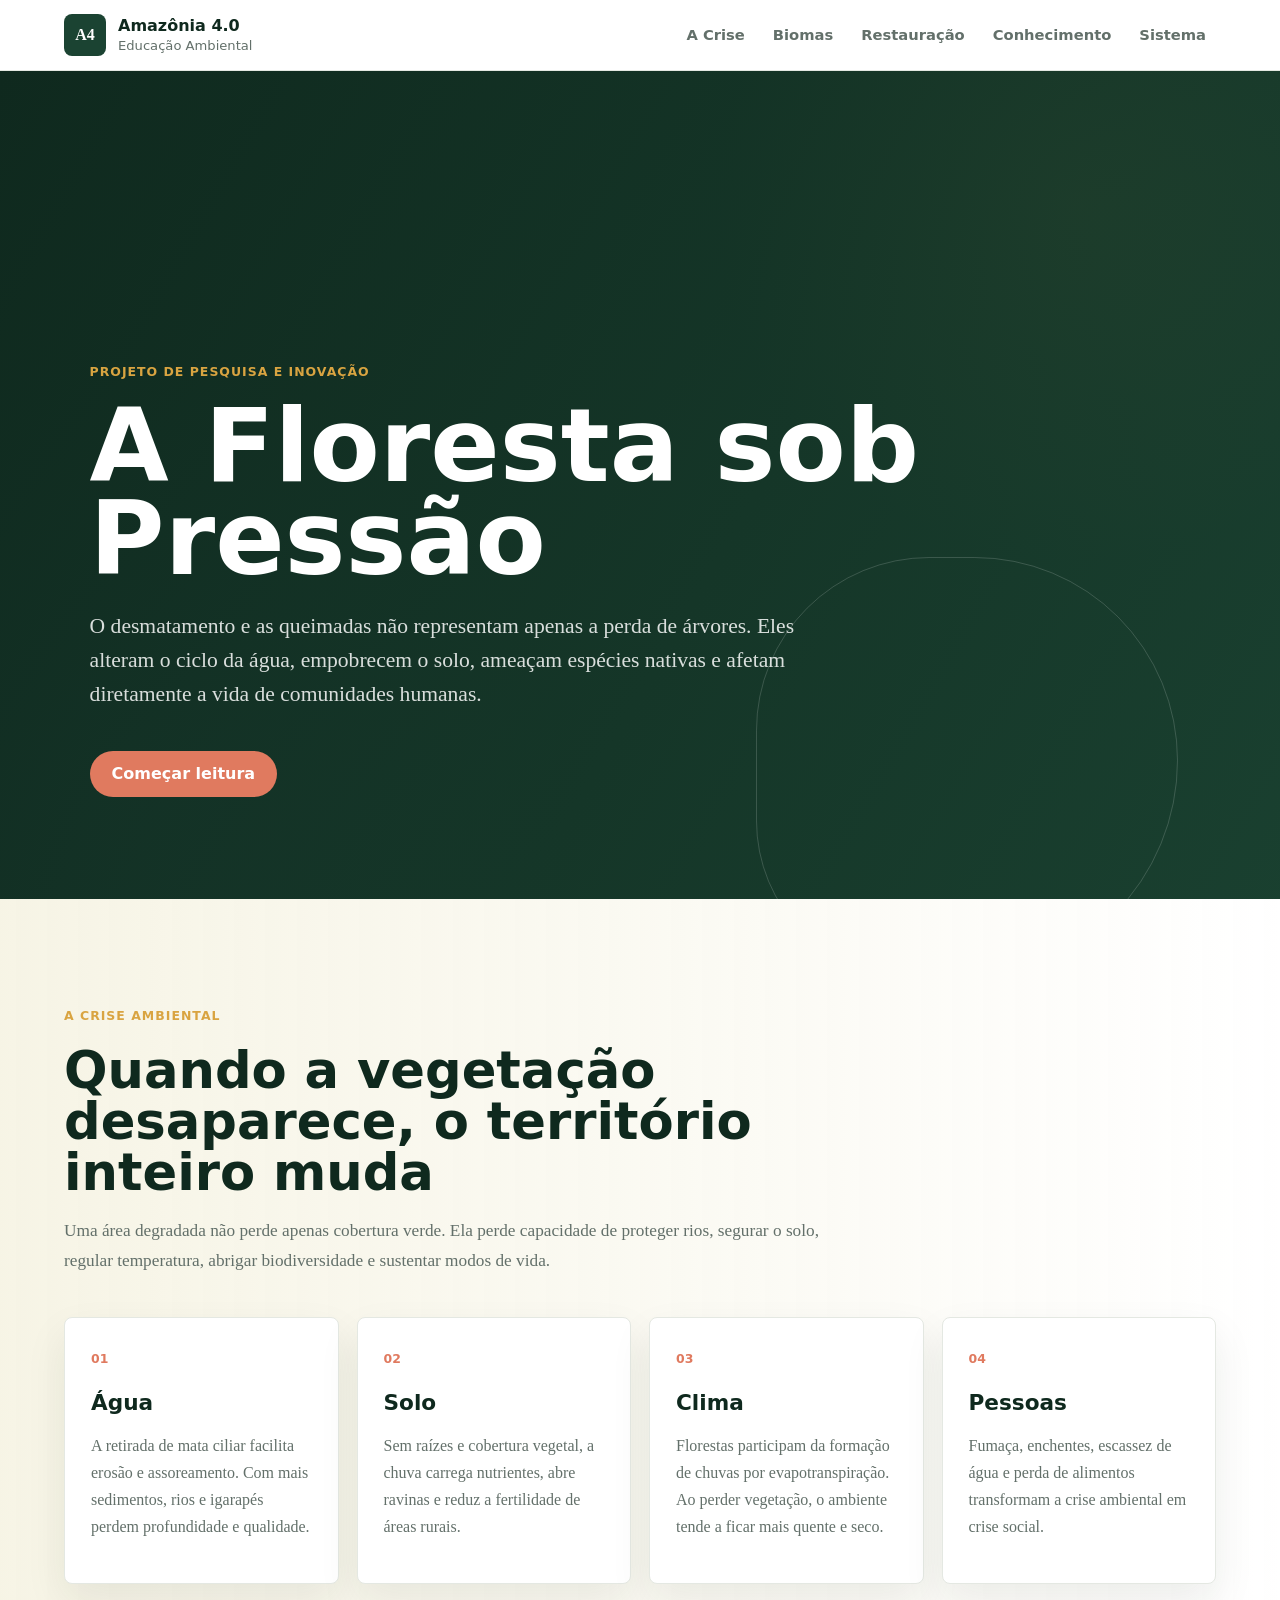
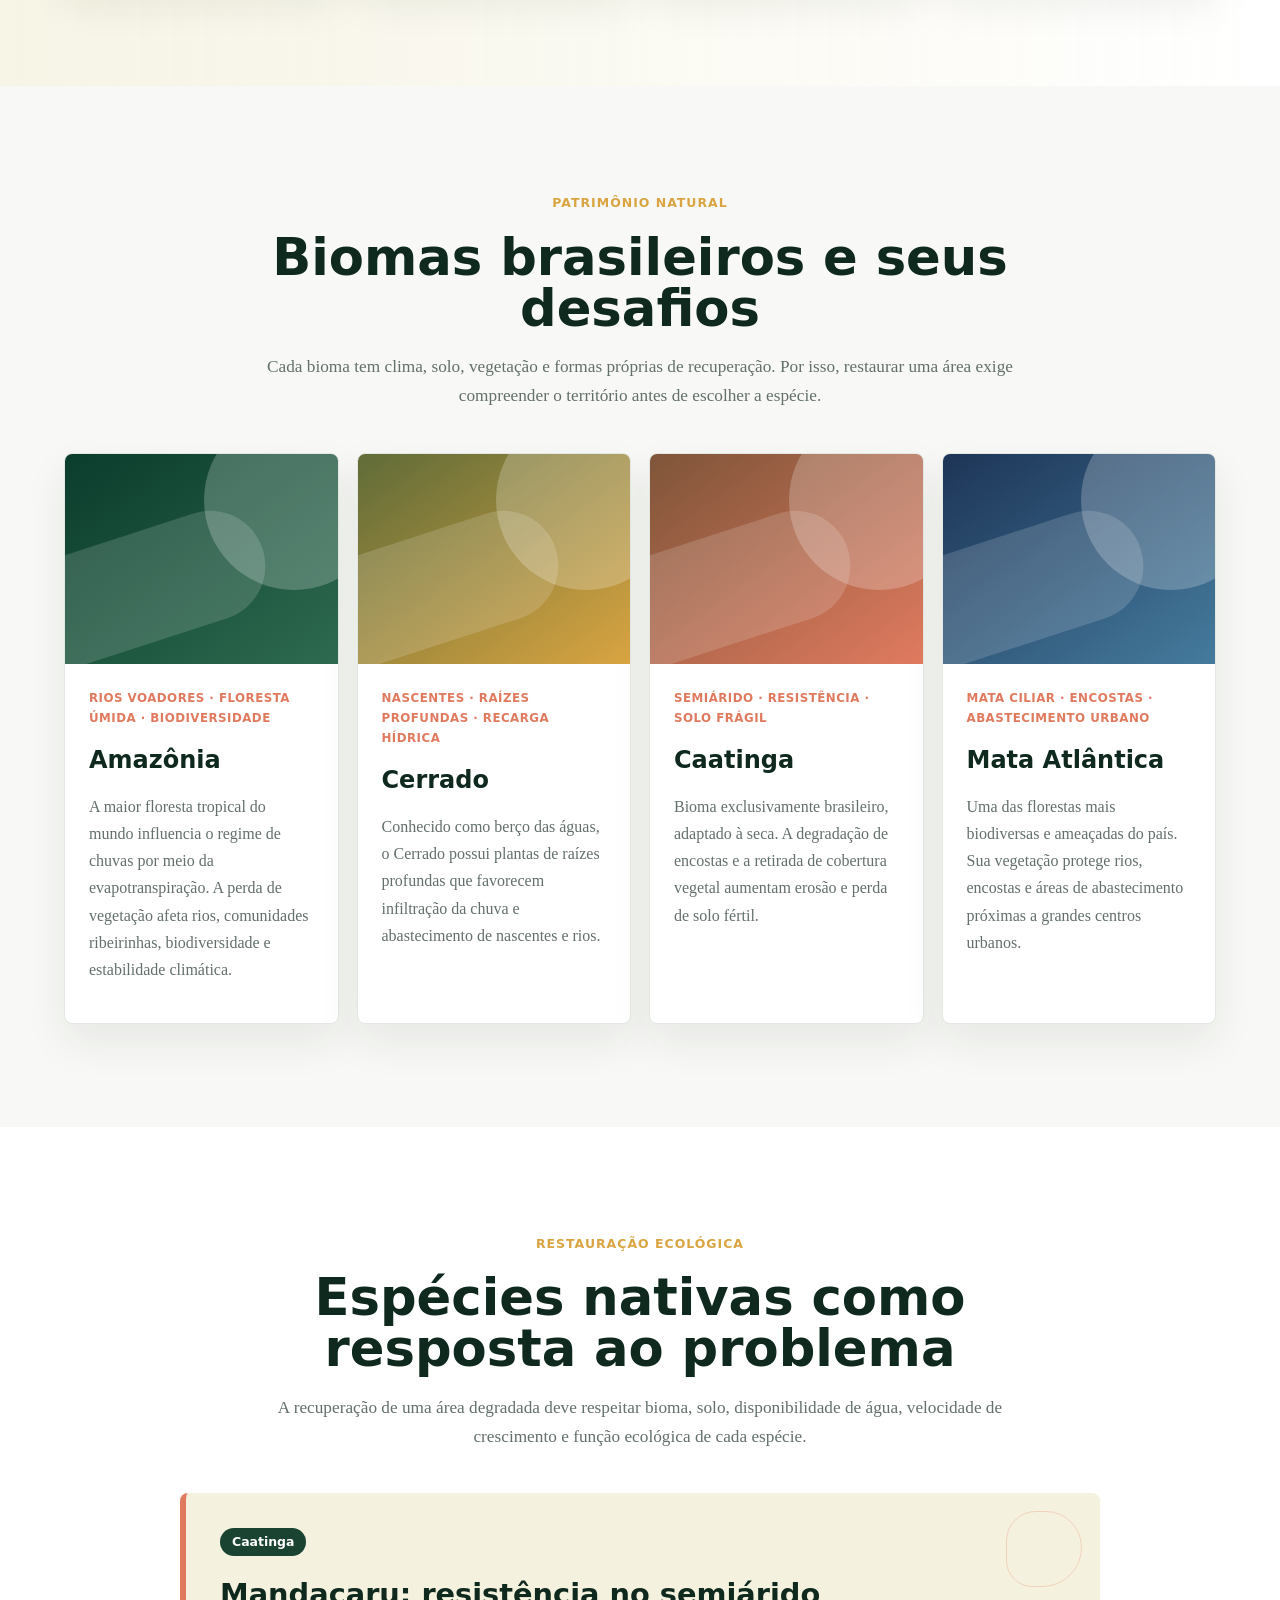
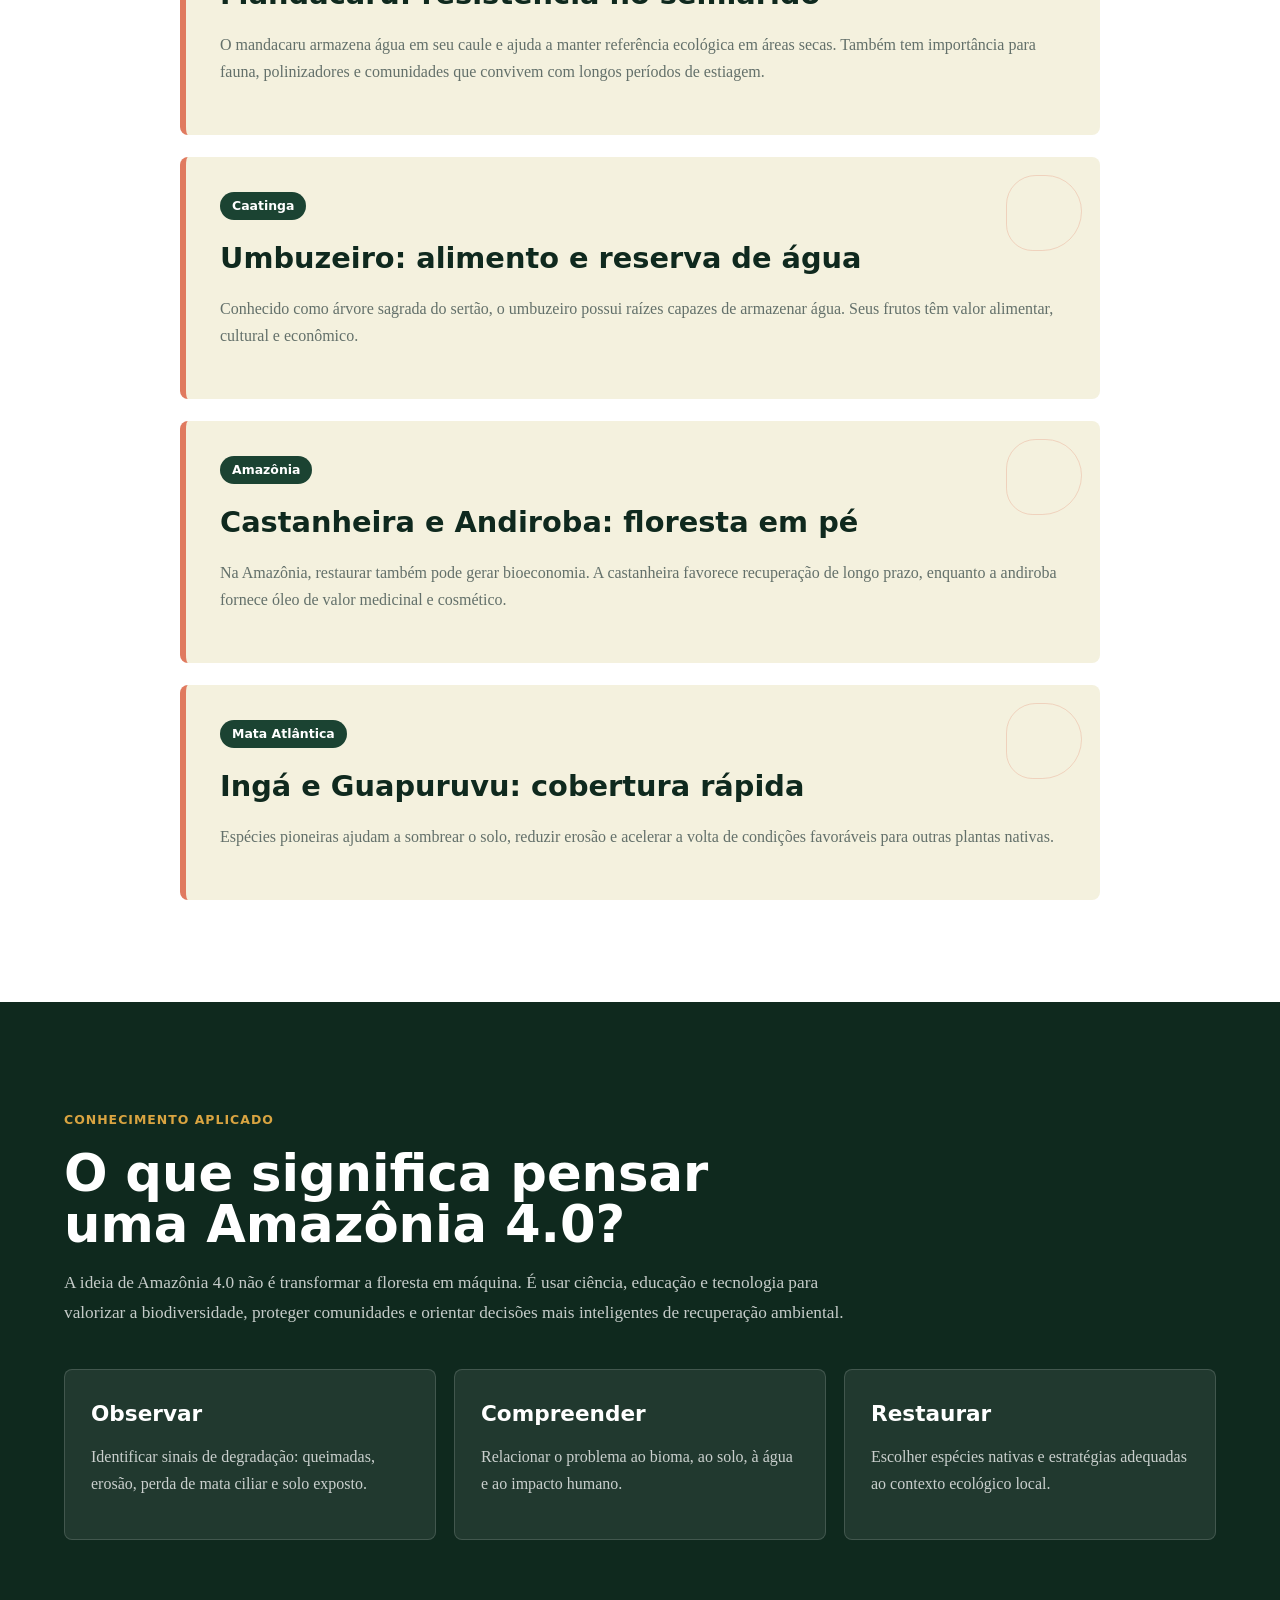
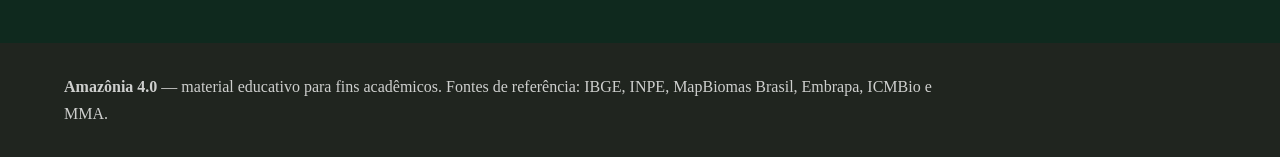
<file: site/index.html>
<!doctype html>
<html lang="pt-BR">
  <head>
    <meta charset="utf-8" />
    <meta name="viewport" content="width=device-width, initial-scale=1" />
    <title>Amazônia 4.0 | Educação Ambiental e Recuperação</title>
    <meta
      name="description"
      content="Conteúdo educativo sobre biomas brasileiros, degradação ambiental, impactos humanos e espécies nativas para restauração ecológica."
    />
    <link rel="stylesheet" href="./styles.css" />
  </head>
  <body>
    <header class="topbar">
      <a class="brand" href="#inicio" aria-label="Amazônia 4.0">
        <span class="brand-mark">A4</span>
        <span>
          <strong>Amazônia 4.0</strong>
          <small>Educação Ambiental</small>
        </span>
      </a>

      <nav aria-label="Navegação principal">
        <a href="#crise">A Crise</a>
        <a href="#biomas">Biomas</a>
        <a href="#restauracao">Restauração</a>
        <a href="#conhecimento">Conhecimento</a>
        <a href="../sistema/index.html">Sistema</a>
      </nav>
    </header>

    <main>
      <section class="hero" id="inicio">
        <div class="hero-content">
          <span class="eyebrow">Projeto de pesquisa e inovação</span>
          <h1>A Floresta sob Pressão</h1>
          <p>
            O desmatamento e as queimadas não representam apenas a perda de árvores.
            Eles alteram o ciclo da água, empobrecem o solo, ameaçam espécies nativas
            e afetam diretamente a vida de comunidades humanas.
          </p>
          <a class="button primary" href="#crise">Começar leitura</a>
        </div>
      </section>

      <section class="section intro-section" id="crise">
        <div class="section-heading align-left">
          <span class="eyebrow">A crise ambiental</span>
          <h2>Quando a vegetação desaparece, o território inteiro muda</h2>
          <p>
            Uma área degradada não perde apenas cobertura verde. Ela perde capacidade de
            proteger rios, segurar o solo, regular temperatura, abrigar biodiversidade e
            sustentar modos de vida.
          </p>
        </div>

        <div class="impact-grid">
          <article>
            <span>01</span>
            <h3>Água</h3>
            <p>
              A retirada de mata ciliar facilita erosão e assoreamento. Com mais sedimentos,
              rios e igarapés perdem profundidade e qualidade.
            </p>
          </article>
          <article>
            <span>02</span>
            <h3>Solo</h3>
            <p>
              Sem raízes e cobertura vegetal, a chuva carrega nutrientes, abre ravinas e
              reduz a fertilidade de áreas rurais.
            </p>
          </article>
          <article>
            <span>03</span>
            <h3>Clima</h3>
            <p>
              Florestas participam da formação de chuvas por evapotranspiração. Ao perder
              vegetação, o ambiente tende a ficar mais quente e seco.
            </p>
          </article>
          <article>
            <span>04</span>
            <h3>Pessoas</h3>
            <p>
              Fumaça, enchentes, escassez de água e perda de alimentos transformam a crise
              ambiental em crise social.
            </p>
          </article>
        </div>
      </section>

      <section class="section bg-soft" id="biomas">
        <div class="section-heading">
          <span class="eyebrow">Patrimônio natural</span>
          <h2>Biomas brasileiros e seus desafios</h2>
          <p>
            Cada bioma tem clima, solo, vegetação e formas próprias de recuperação. Por isso,
            restaurar uma área exige compreender o território antes de escolher a espécie.
          </p>
        </div>

        <div class="content-grid">
          <article class="content-card">
            <div class="card-visual amazonia-bg"></div>
            <div class="card-text">
              <span class="card-meta">Rios voadores · floresta úmida · biodiversidade</span>
              <h3>Amazônia</h3>
              <p>
                A maior floresta tropical do mundo influencia o regime de chuvas por meio da
                evapotranspiração. A perda de vegetação afeta rios, comunidades ribeirinhas,
                biodiversidade e estabilidade climática.
              </p>
            </div>
          </article>

          <article class="content-card">
            <div class="card-visual cerrado-bg"></div>
            <div class="card-text">
              <span class="card-meta">Nascentes · raízes profundas · recarga hídrica</span>
              <h3>Cerrado</h3>
              <p>
                Conhecido como berço das águas, o Cerrado possui plantas de raízes profundas
                que favorecem infiltração da chuva e abastecimento de nascentes e rios.
              </p>
            </div>
          </article>

          <article class="content-card">
            <div class="card-visual caatinga-bg"></div>
            <div class="card-text">
              <span class="card-meta">Semiárido · resistência · solo frágil</span>
              <h3>Caatinga</h3>
              <p>
                Bioma exclusivamente brasileiro, adaptado à seca. A degradação de encostas
                e a retirada de cobertura vegetal aumentam erosão e perda de solo fértil.
              </p>
            </div>
          </article>

          <article class="content-card">
            <div class="card-visual mata-bg"></div>
            <div class="card-text">
              <span class="card-meta">Mata ciliar · encostas · abastecimento urbano</span>
              <h3>Mata Atlântica</h3>
              <p>
                Uma das florestas mais biodiversas e ameaçadas do país. Sua vegetação protege
                rios, encostas e áreas de abastecimento próximas a grandes centros urbanos.
              </p>
            </div>
          </article>
        </div>
      </section>

      <section class="section" id="restauracao">
        <div class="section-heading">
          <span class="eyebrow">Restauração ecológica</span>
          <h2>Espécies nativas como resposta ao problema</h2>
          <p>
            A recuperação de uma área degradada deve respeitar bioma, solo, disponibilidade
            de água, velocidade de crescimento e função ecológica de cada espécie.
          </p>
        </div>

        <div class="feature-layout">
          <article class="feature-box">
            <span class="tag">Caatinga</span>
            <h3>Mandacaru: resistência no semiárido</h3>
            <p>
              O mandacaru armazena água em seu caule e ajuda a manter referência ecológica
              em áreas secas. Também tem importância para fauna, polinizadores e comunidades
              que convivem com longos períodos de estiagem.
            </p>
          </article>

          <article class="feature-box">
            <span class="tag">Caatinga</span>
            <h3>Umbuzeiro: alimento e reserva de água</h3>
            <p>
              Conhecido como árvore sagrada do sertão, o umbuzeiro possui raízes capazes de
              armazenar água. Seus frutos têm valor alimentar, cultural e econômico.
            </p>
          </article>

          <article class="feature-box">
            <span class="tag">Amazônia</span>
            <h3>Castanheira e Andiroba: floresta em pé</h3>
            <p>
              Na Amazônia, restaurar também pode gerar bioeconomia. A castanheira favorece
              recuperação de longo prazo, enquanto a andiroba fornece óleo de valor medicinal
              e cosmético.
            </p>
          </article>

          <article class="feature-box">
            <span class="tag">Mata Atlântica</span>
            <h3>Ingá e Guapuruvu: cobertura rápida</h3>
            <p>
              Espécies pioneiras ajudam a sombrear o solo, reduzir erosão e acelerar a volta
              de condições favoráveis para outras plantas nativas.
            </p>
          </article>
        </div>
      </section>

      <section class="section knowledge-section" id="conhecimento">
        <div class="section-heading align-left">
          <span class="eyebrow">Conhecimento aplicado</span>
          <h2>O que significa pensar uma Amazônia 4.0?</h2>
          <p>
            A ideia de Amazônia 4.0 não é transformar a floresta em máquina. É usar ciência,
            educação e tecnologia para valorizar a biodiversidade, proteger comunidades e
            orientar decisões mais inteligentes de recuperação ambiental.
          </p>
        </div>

        <div class="reading-list">
          <article>
            <h3>Observar</h3>
            <p>Identificar sinais de degradação: queimadas, erosão, perda de mata ciliar e solo exposto.</p>
          </article>
          <article>
            <h3>Compreender</h3>
            <p>Relacionar o problema ao bioma, ao solo, à água e ao impacto humano.</p>
          </article>
          <article>
            <h3>Restaurar</h3>
            <p>Escolher espécies nativas e estratégias adequadas ao contexto ecológico local.</p>
          </article>
        </div>
      </section>
    </main>

    <footer>
      <p>
        <strong>Amazônia 4.0</strong> — material educativo para fins acadêmicos.
        Fontes de referência: IBGE, INPE, MapBiomas Brasil, Embrapa, ICMBio e MMA.
      </p>
    </footer>
  </body>
</html>
</file>
<file: site/styles.css>
:root {
  --green-dark: #0f291e;
  --green-main: #1b4332;
  --green-light: #2d6a4f;
  --sand: #f4f1de;
  --earth: #e07a5f;
  --gold: #d9a441;
  --water: #457b9d;
  --ink: #20251f;
  --muted: #63706a;
  --line: #e4e8e2;
  --white: #ffffff;
  --soft: #f8f9f6;
  --shadow: 0 18px 42px rgba(20, 38, 29, 0.08);
}

* {
  box-sizing: border-box;
}

html {
  scroll-behavior: smooth;
}

body {
  margin: 0;
  color: var(--ink);
  background: var(--white);
  font-family: Georgia, "Times New Roman", serif;
  line-height: 1.7;
}

h1,
h2,
h3,
.brand strong,
.button,
nav a,
.eyebrow,
.tag,
.card-meta {
  font-family: Inter, ui-sans-serif, system-ui, -apple-system, BlinkMacSystemFont, "Segoe UI", sans-serif;
}

h1,
h2,
h3,
p {
  margin-top: 0;
}

a {
  color: inherit;
  text-decoration: none;
}

.topbar {
  position: sticky;
  top: 0;
  z-index: 20;
  display: flex;
  align-items: center;
  justify-content: space-between;
  gap: 24px;
  padding: 14px clamp(18px, 5vw, 72px);
  background: rgba(255, 255, 255, 0.94);
  border-bottom: 1px solid var(--line);
  backdrop-filter: blur(14px);
}

.brand {
  display: flex;
  align-items: center;
  gap: 12px;
}

.brand-mark {
  display: grid;
  place-items: center;
  width: 42px;
  height: 42px;
  color: white;
  background: var(--green-main);
  border-radius: 8px;
  font-weight: 900;
}

.brand strong,
.brand small {
  display: block;
  line-height: 1.1;
}

.brand strong {
  color: var(--green-dark);
}

.brand small {
  margin-top: 4px;
  color: var(--muted);
  font-family: Inter, ui-sans-serif, system-ui, sans-serif;
  font-size: 0.82rem;
}

nav {
  display: flex;
  flex-wrap: wrap;
  justify-content: flex-end;
  gap: 8px;
}

nav a {
  padding: 8px 10px;
  color: var(--muted);
  border-radius: 8px;
  font-size: 0.92rem;
  font-weight: 750;
}

nav a:hover {
  color: var(--green-main);
  background: var(--soft);
}

.hero {
  position: relative;
  min-height: calc(100vh - 72px);
  display: grid;
  align-items: end;
  padding: clamp(48px, 8vw, 112px) clamp(18px, 7vw, 96px);
  overflow: hidden;
  color: white;
  background:
    linear-gradient(120deg, rgba(15, 41, 30, 0.96), rgba(27, 67, 50, 0.88)),
    radial-gradient(circle at 84% 16%, rgba(217, 164, 65, 0.34), transparent 28%),
    radial-gradient(circle at 10% 88%, rgba(69, 123, 157, 0.28), transparent 32%),
    var(--green-dark);
}

.hero::after {
  content: "";
  position: absolute;
  right: 8%;
  bottom: -80px;
  width: min(420px, 58vw);
  height: min(420px, 58vw);
  border: 1px solid rgba(255, 255, 255, 0.16);
  border-radius: 46% 54% 58% 42%;
}

.hero-content {
  position: relative;
  z-index: 1;
  max-width: 840px;
}

.eyebrow {
  display: inline-block;
  margin-bottom: 18px;
  color: var(--gold);
  font-size: 0.78rem;
  font-weight: 900;
  letter-spacing: 0.08em;
  text-transform: uppercase;
}

h1 {
  margin-bottom: 24px;
  font-size: clamp(3.2rem, 8vw, 7.8rem);
  line-height: 0.9;
  letter-spacing: 0;
}

.hero p {
  max-width: 760px;
  color: rgba(255, 255, 255, 0.84);
  font-size: clamp(1.08rem, 2vw, 1.35rem);
  line-height: 1.58;
}

.button {
  display: inline-flex;
  align-items: center;
  justify-content: center;
  min-height: 46px;
  margin-top: 18px;
  padding: 0 22px;
  color: white;
  background: var(--earth);
  border-radius: 999px;
  font-weight: 850;
}

.button:hover {
  background: #d76d52;
}

.section {
  padding: clamp(64px, 8vw, 108px) clamp(18px, 5vw, 72px);
}

.bg-soft {
  background: var(--soft);
}

.section-heading {
  max-width: 780px;
  margin: 0 auto 42px;
  text-align: center;
}

.section-heading.align-left {
  margin-left: 0;
  text-align: left;
}

h2 {
  margin-bottom: 18px;
  color: var(--green-dark);
  font-size: clamp(2.1rem, 4vw, 4rem);
  line-height: 1;
  letter-spacing: 0;
}

.section-heading p {
  color: var(--muted);
  font-size: 1.08rem;
}

.intro-section {
  background:
    linear-gradient(90deg, rgba(244, 241, 222, 0.78), rgba(255, 255, 255, 0.94)),
    white;
}

.impact-grid,
.content-grid,
.reading-list {
  display: grid;
  gap: 18px;
}

.impact-grid {
  grid-template-columns: repeat(4, 1fr);
}

.impact-grid article,
.content-card,
.reading-list article {
  background: white;
  border: 1px solid var(--line);
  border-radius: 8px;
  box-shadow: var(--shadow);
}

.impact-grid article {
  padding: 26px;
}

.impact-grid span {
  display: inline-block;
  margin-bottom: 16px;
  color: var(--earth);
  font-family: Inter, ui-sans-serif, system-ui, sans-serif;
  font-size: 0.78rem;
  font-weight: 900;
}

.impact-grid h3 {
  margin-bottom: 10px;
  color: var(--green-dark);
  font-size: 1.35rem;
}

.impact-grid p,
.content-card p,
.feature-box p,
.reading-list p {
  color: var(--muted);
}

.content-grid {
  grid-template-columns: repeat(4, 1fr);
}

.content-card {
  overflow: hidden;
}

.card-visual {
  position: relative;
  height: 210px;
  overflow: hidden;
}

.card-visual::before,
.card-visual::after {
  content: "";
  position: absolute;
  border-radius: 999px;
}

.card-visual::before {
  width: 180px;
  height: 180px;
  top: -44px;
  right: -46px;
  background: rgba(255, 255, 255, 0.22);
}

.card-visual::after {
  width: 260px;
  height: 110px;
  left: -56px;
  bottom: 20px;
  background: rgba(255, 255, 255, 0.15);
  transform: rotate(-18deg);
}

.amazonia-bg {
  background: linear-gradient(145deg, #0b3d2c, #2d6a4f);
}

.cerrado-bg {
  background: linear-gradient(145deg, #606c38, #d9a441);
}

.caatinga-bg {
  background: linear-gradient(145deg, #7f5539, #e07a5f);
}

.mata-bg {
  background: linear-gradient(145deg, #1d3557, #457b9d);
}

.card-text {
  padding: 24px;
}

.card-meta {
  display: block;
  margin-bottom: 12px;
  color: var(--earth);
  font-size: 0.74rem;
  font-weight: 900;
  letter-spacing: 0.04em;
  text-transform: uppercase;
}

.card-text h3 {
  margin-bottom: 12px;
  color: var(--green-dark);
  font-size: 1.5rem;
}

.feature-layout {
  display: grid;
  gap: 22px;
  max-width: 920px;
  margin: 0 auto;
}

.feature-box {
  position: relative;
  padding: 34px;
  overflow: hidden;
  background: var(--sand);
  border-left: 6px solid var(--earth);
  border-radius: 8px;
}

.feature-box::after {
  content: "";
  position: absolute;
  top: 18px;
  right: 18px;
  width: 74px;
  height: 74px;
  border: 1px solid rgba(224, 122, 95, 0.26);
  border-radius: 45% 55% 60% 40%;
}

.tag {
  display: inline-flex;
  align-items: center;
  min-height: 28px;
  margin-bottom: 14px;
  padding: 0 12px;
  color: white;
  background: var(--green-main);
  border-radius: 999px;
  font-size: 0.78rem;
  font-weight: 900;
}

.feature-box h3 {
  margin-bottom: 12px;
  color: var(--green-dark);
  font-size: 1.8rem;
}

.knowledge-section {
  color: white;
  background: var(--green-dark);
}

.knowledge-section h2 {
  color: white;
}

.knowledge-section .section-heading p {
  color: rgba(255, 255, 255, 0.76);
}

.reading-list {
  grid-template-columns: repeat(3, 1fr);
}

.reading-list article {
  padding: 26px;
  background: rgba(255, 255, 255, 0.08);
  border-color: rgba(255, 255, 255, 0.15);
  box-shadow: none;
}

.reading-list h3 {
  margin-bottom: 10px;
  color: white;
  font-size: 1.35rem;
}

.reading-list p {
  color: rgba(255, 255, 255, 0.76);
}

footer {
  display: flex;
  justify-content: space-between;
  gap: 20px;
  padding: 30px clamp(18px, 5vw, 72px);
  color: rgba(255, 255, 255, 0.78);
  background: var(--ink);
}

footer p {
  max-width: 900px;
  margin-bottom: 0;
}

footer a {
  color: white;
  font-family: Inter, ui-sans-serif, system-ui, sans-serif;
  font-weight: 850;
}

@media (max-width: 1120px) {
  .impact-grid,
  .content-grid {
    grid-template-columns: repeat(2, 1fr);
  }
}

@media (max-width: 760px) {
  .topbar,
  footer {
    align-items: flex-start;
    flex-direction: column;
  }

  nav {
    justify-content: flex-start;
  }

  .hero {
    min-height: 720px;
  }

  .impact-grid,
  .content-grid,
  .reading-list {
    grid-template-columns: 1fr;
  }
}
</file>
